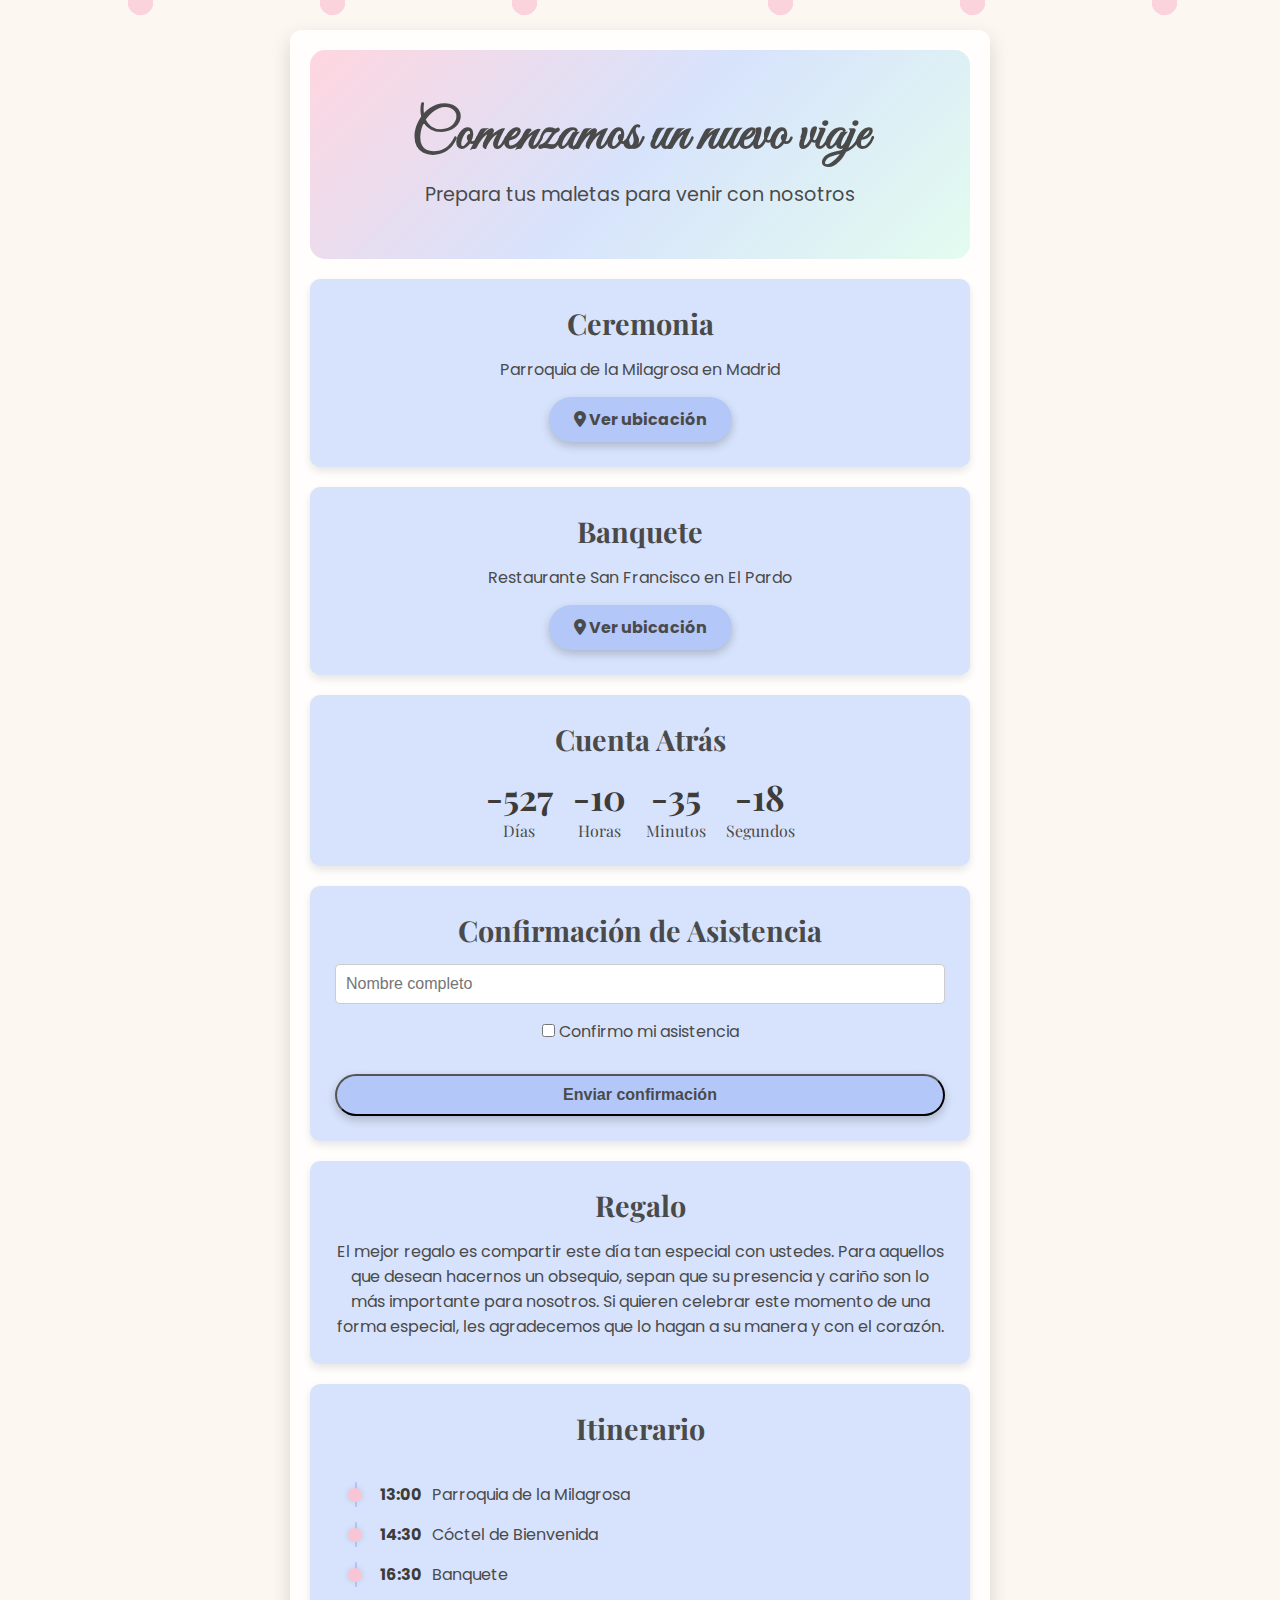
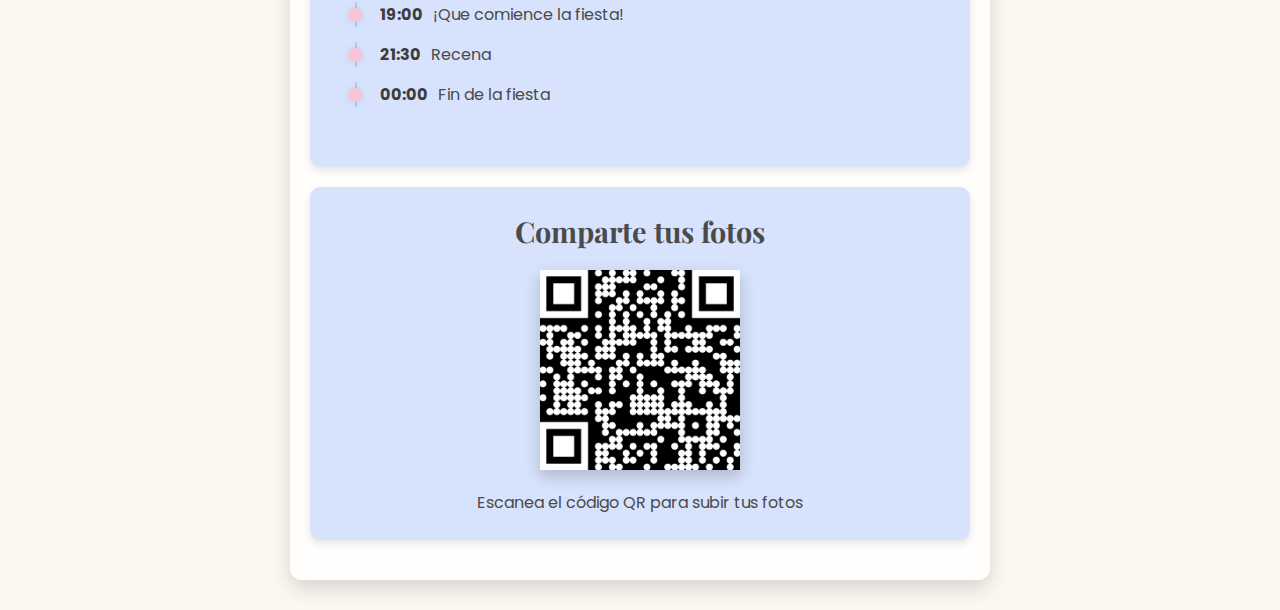
<file: onepage.html>
<!DOCTYPE html>
<html lang="es">
<head>
    <meta charset="UTF-8">
    <meta name="viewport" content="width=device-width, initial-scale=1.0">
    <title>Nuestra Boda - Un Nuevo Viaje</title>
    <link href="https://cdnjs.cloudflare.com/ajax/libs/font-awesome/6.0.0/css/all.min.css" rel="stylesheet">
    <link href="https://fonts.googleapis.com/css2?family=Great+Vibes&family=Playfair+Display:wght@700&family=Poppins:wght@300;600&display=swap" rel="stylesheet">
    <style>
        /* Colores Pastel */
        :root {
            --background: #fdf7f2;
            --text-color: #4a4a4a;
            --accent-pink: #ffd6e0;
            --accent-blue: #d7e3fc;
            --accent-green: #e3fcef;
            --soft-blue: #b3c7f9;
            --soft-pink: #f9c5d5;
        }

        /* Estilos Generales */
        * {
            margin: 0;
            padding: 0;
            box-sizing: border-box;
        }

        body {
            font-family: 'Poppins', sans-serif;
            background-color: var(--background);
            color: var(--text-color);
            overflow-x: hidden;
        }

        .container {
            max-width: 700px;
            margin: 30px auto;
            padding: 20px;
            border-radius: 12px;
            background: rgba(255, 255, 255, 0.85);
            box-shadow: 0 8px 20px rgba(0, 0, 0, 0.15);
            position: relative;
            z-index: 1;
        }

        /* Pétalos de Flores de Cerezo */
        .petal {
            position: absolute;
            top: -10px;
            width: 25px;
            height: 25px;
            background-color: var(--soft-pink);
            border-radius: 50%;
            opacity: 0.7;
            animation: fall 10s linear infinite;
        }

        .petal::before, .petal::after {
            content: '';
            position: absolute;
            width: 100%;
            height: 100%;
            background-color: var(--soft-pink);
            border-radius: 50%;
        }

        .petal::before {
            transform: rotate(45deg);
        }

        .petal::after {
            transform: rotate(-45deg);
        }

        @keyframes fall {
            0% { transform: translateY(0) rotate(0); opacity: 1; }
            100% { transform: translateY(800px) rotate(360deg); opacity: 0; }
        }

        /* Header con estilo romántico */
        .header {
            text-align: center;
            background: linear-gradient(135deg, var(--accent-pink), var(--accent-blue), var(--accent-green));
            padding: 50px 20px;
            border-radius: 15px;
            color: var(--text-color);
        }

        .header h1 {
            font-family: 'Great Vibes', cursive;
            font-size: 3.5em;
            margin-bottom: 10px;
        }

        .header p {
            font-size: 1.2em;
            font-family: 'Poppins', sans-serif;
        }

        /* Secciones */
        .section {
            background: var(--accent-blue);
            padding: 25px;
            border-radius: 10px;
            margin: 20px 0;
            box-shadow: 0 4px 8px rgba(0, 0, 0, 0.1);
            text-align: center;
        }

        .section h2 {
            color: var(--text-color);
            font-family: 'Playfair Display', serif;
            margin-bottom: 15px;
            font-size: 1.8em;
        }

        /* Botones */
        .btn {
            display: inline-block;
            padding: 10px 25px;
            margin-top: 15px;
            background-color: var(--soft-blue);
            color: var(--text-color);
            font-size: 1em;
            font-weight: bold;
            border-radius: 25px;
            transition: transform 0.3s ease, box-shadow 0.3s ease;
            text-decoration: none;
            box-shadow: 0 4px 10px rgba(0, 0, 0, 0.2);
        }

        .btn:hover {
            transform: translateY(-3px);
            box-shadow: 0 6px 14px rgba(0, 0, 0, 0.25);
            background-color: var(--accent-pink);
        }

        /* Contador */
        .countdown {
            display: flex;
            justify-content: center;
            gap: 20px;
            font-family: 'Playfair Display', serif;
        }

        .countdown-item {
            text-align: center;
        }

        .countdown-value {
            font-size: 2.2em;
            color: #3e3b3b;
            font-weight: bold;
        }

        /* Formulario */
        .confirmation-form {
            display: flex;
            flex-direction: column;
            gap: 15px;
        }

        .confirmation-form input[type="text"],
        .confirmation-form input[type="checkbox"] {
            padding: 10px;
            border: 1px solid #ccc;
            border-radius: 5px;
            font-size: 1em;
        }

        /* Línea de tiempo */
        .timeline {
            position: relative;
            padding: 20px 0;
        }

        .timeline-item {
            display: flex;
            align-items: center;
            margin-bottom: 15px;
            padding-left: 45px;
            position: relative;
        }

        .timeline-item::before {
            content: '';
            position: absolute;
            left: 20px;
            width: 2px;
            height: 100%;
            background: var(--soft-blue);
        }

        .timeline-dot {
            position: absolute;
            left: 13px;
            width: 14px;
            height: 14px;
            background-color: var(--soft-pink);
            border-radius: 50%;
            box-shadow: 0 0 6px rgba(0, 0, 0, 0.1);
        }

        .timeline-time {
            color: #3e3b3b;
            font-weight: bold;
            margin-right: 10px;
        }

        /* QR Code */
        .qr-section {
            text-align: center;
            margin-top: 20px;
        }

        .qr-code {
            width: 200px;
            height: 200px;
            margin: 20px auto;
            background: url('https://via.placeholder.com/200') center/cover no-repeat;
            box-shadow: 0 6px 15px rgba(0, 0, 0, 0.2);
        }
    </style>
</head>
<body>
    <!-- Pétalos de flores de cerezo animados -->
    <div class="petal" style="left: 10%; animation-duration: 8s;"></div>
    <div class="petal" style="left: 25%; animation-duration: 12s; animation-delay: 2s;"></div>
    <div class="petal" style="left: 40%; animation-duration: 10s; animation-delay: 4s;"></div>
    <div class="petal" style="left: 60%; animation-duration: 14s; animation-delay: 6s;"></div>
    <div class="petal" style="left: 75%; animation-duration: 11s; animation-delay: 3s;"></div>
    <div class="petal" style="left: 90%; animation-duration: 9s; animation-delay: 5s;"></div>

    <div class="container">
        <div class="header">
            <h1>Comenzamos un nuevo viaje</h1>
            <p>Prepara tus maletas para venir con nosotros</p>
        </div>

        <div class="section">
            <h2>Ceremonia</h2>
            <p>Parroquia de la Milagrosa en Madrid</p>
            <a href="https://maps.app.goo.gl/746f72ntt7BaNmgs6" target="_blank" class="btn">
                <i class="fas fa-map-marker-alt"></i> Ver ubicación
            </a>
        </div>

        <div class="section">
            <h2>Banquete</h2>
            <p>Restaurante San Francisco en El Pardo</p>
            <a href="https://maps.app.goo.gl/ZAmXZRaJNQabdcsa8" target="_blank" class="btn">
                <i class="fas fa-map-marker-alt"></i> Ver ubicación
            </a>
        </div>

        <div class="section">
            <h2>Cuenta Atrás</h2>
            <div class="countdown">
                <div class="countdown-item">
                    <div class="countdown-value" id="days">000</div>
                    <div>Días</div>
                </div>
                <div class="countdown-item">
                    <div class="countdown-value" id="hours">00</div>
                    <div>Horas</div>
                </div>
                <div class="countdown-item">
                    <div class="countdown-value" id="minutes">00</div>
                    <div>Minutos</div>
                </div>
                <div class="countdown-item">
                    <div class="countdown-value" id="seconds">00</div>
                    <div>Segundos</div>
                </div>
            </div>
        </div>

        <div class="section">
            <h2>Confirmación de Asistencia</h2>
            <form class="confirmation-form">
                <input type="text" placeholder="Nombre completo" required>
                <label>
                    <input type="checkbox" required> Confirmo mi asistencia
                </label>
                <button type="submit" class="btn">Enviar confirmación</button>
            </form>
        </div>

        <div class="section">
            <h2>Regalo</h2>
            <p>El mejor regalo es compartir este día tan especial con ustedes. Para aquellos que desean hacernos un obsequio, sepan que su presencia y cariño son lo más importante para nosotros. Si quieren celebrar este momento de una forma especial, les agradecemos que lo hagan a su manera y con el corazón.</p>
        </div>

        <div class="section">
            <h2>Itinerario</h2>
            <div class="timeline">
                <div class="timeline-item">
                    <div class="timeline-dot"></div>
                    <div class="timeline-time">13:00</div>
                    <div>Parroquia de la Milagrosa</div>
                </div>
                <div class="timeline-item">
                    <div class="timeline-dot"></div>
                    <div class="timeline-time">14:30</div>
                    <div>Cóctel de Bienvenida</div>
                </div>
                <div class="timeline-item">
                    <div class="timeline-dot"></div>
                    <div class="timeline-time">16:30</div>
                    <div>Banquete</div>
                </div>
                <div class="timeline-item">
                    <div class="timeline-dot"></div>
                    <div class="timeline-time">19:00</div>
                    <div>¡Que comience la fiesta!</div>
                </div>
                <div class="timeline-item">
                    <div class="timeline-dot"></div>
                    <div class="timeline-time">21:30</div>
                    <div>Recena</div>
                </div>
                <div class="timeline-item">
                    <div class="timeline-dot"></div>
                    <div class="timeline-time">00:00</div>
                    <div>Fin de la fiesta</div>
                </div>
            </div>
        </div>

        <div class="section qr-section">
            <a href="https://onelifesocial.page.link/SyZj" target="_blank" style="text-decoration: none; color: inherit;">
                <h2>Comparte tus fotos</h2>
            </a>
            <a href="https://onelifesocial.page.link/SyZj" target="_blank">
                <img src="images/qr.jpg" alt="QR Code para compartir fotos" class="qr-code" style="width: 200px; height: 200px; margin: 20px auto; display: block;">
            </a>
            <p>Escanea el código QR para subir tus fotos</p>
        </div>
        
    </div>

    <script>
        function updateCountdown() {
            const weddingDate = new Date('2025-02-15T13:00:00').getTime();
            const now = new Date().getTime();
            const distance = weddingDate - now;

            const days = Math.floor(distance / (1000 * 60 * 60 * 24));
            const hours = Math.floor((distance % (1000 * 60 * 60 * 24)) / (1000 * 60 * 60));
            const minutes = Math.floor((distance % (1000 * 60 * 60)) / (1000 * 60));
            const seconds = Math.floor((distance % (1000 * 60)) / 1000);

            document.getElementById('days').textContent = days.toString().padStart(3, '0');
            document.getElementById('hours').textContent = hours.toString().padStart(2, '0');
            document.getElementById('minutes').textContent = minutes.toString().padStart(2, '0');
            document.getElementById('seconds').textContent = seconds.toString().padStart(2, '0');
        }

        setInterval(updateCountdown, 1000);
        updateCountdown();
    </script>
</body>
</html>
</file>
